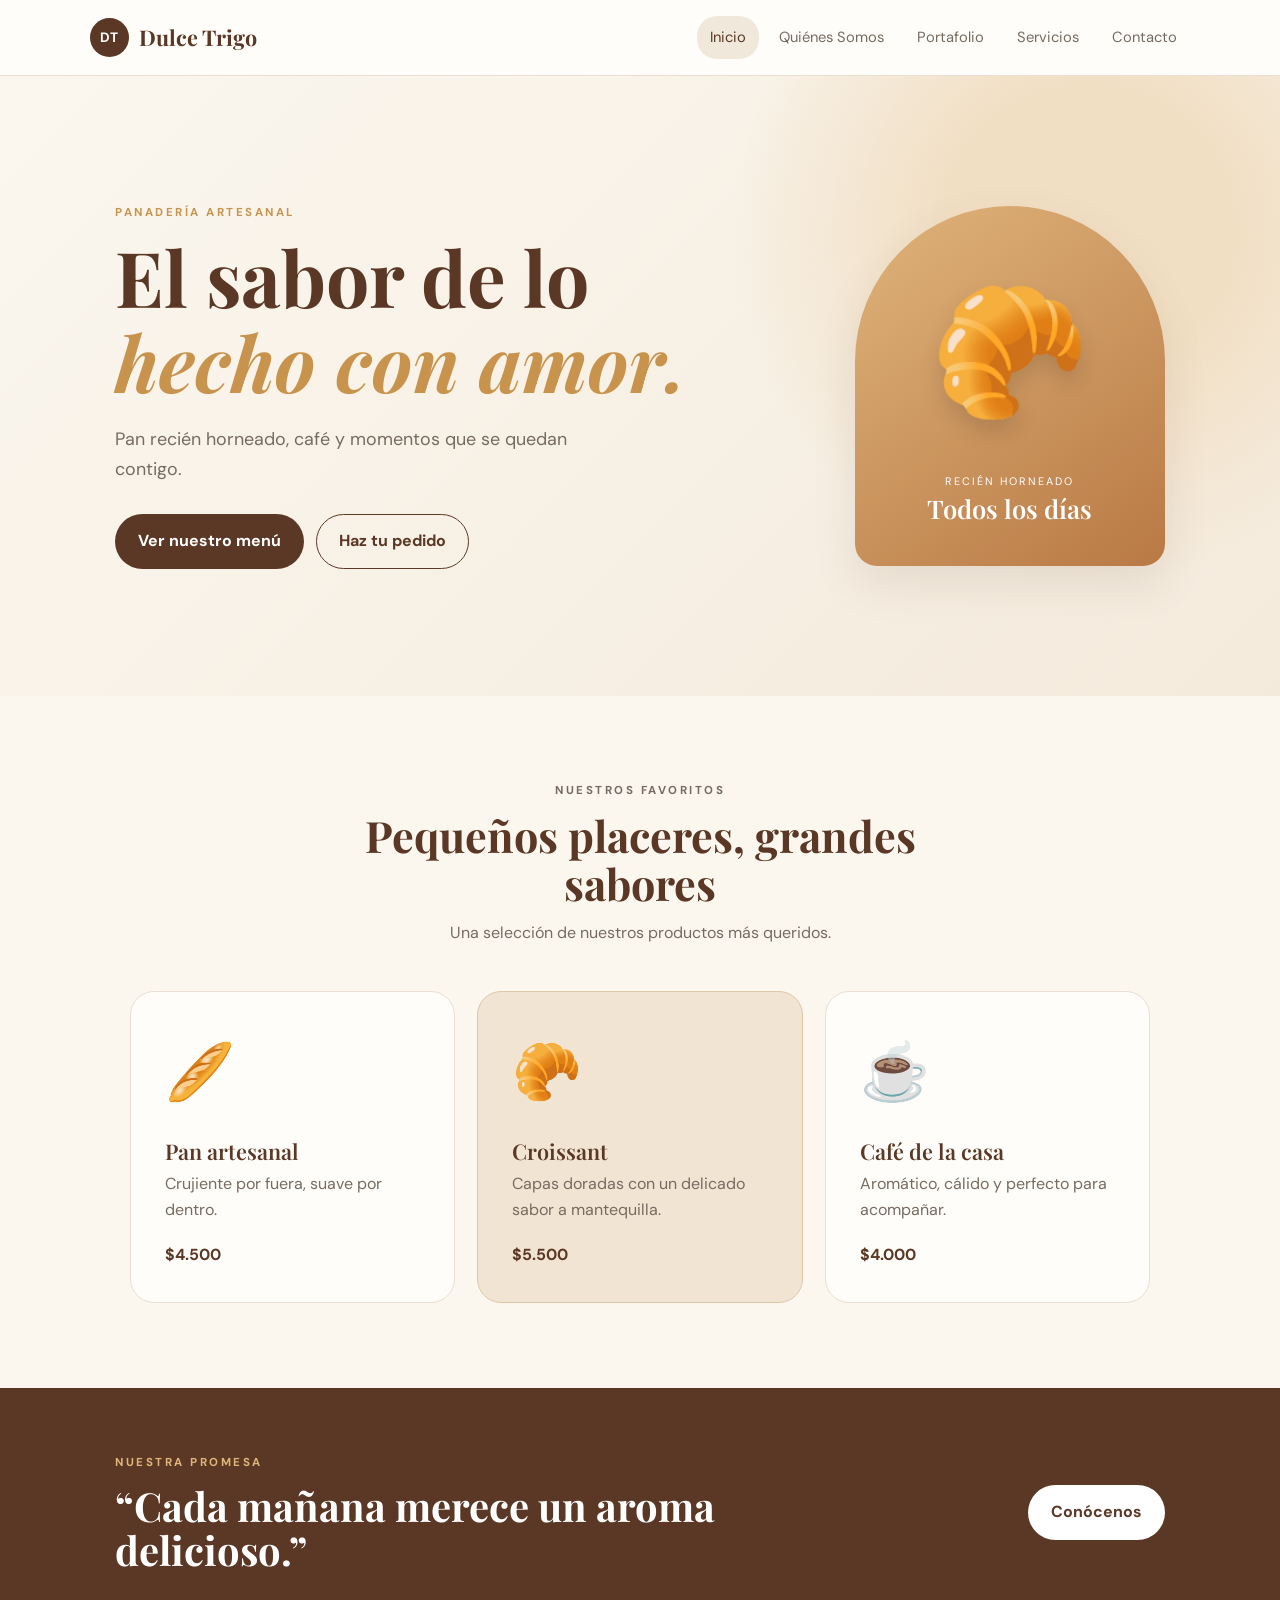
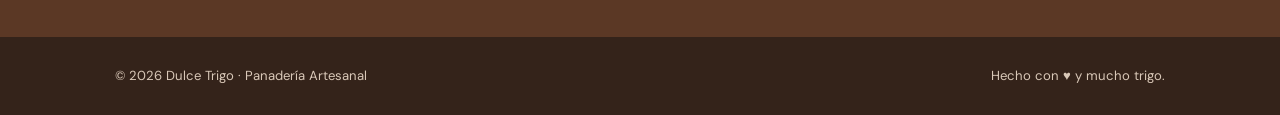
<file: index.html>
<!DOCTYPE html>
<html lang="es">
<head>
    <meta charset="UTF-8">
    <meta name="viewport" content="width=device-width, initial-scale=1.0">
    <title>Dulce Trigo | Panadería Artesanal</title>
    <link rel="stylesheet" href="css/styles.css">
</head>

<body>

<header class="header">

    <a href="index.html" class="logo">

        <span>DT</span> Dulce Trigo
    </a>

    <button class="menu-toggle">☰</button>

    <nav class="nav">
        <a href="index.html" class="active">Inicio</a>
        <a href="nosotros.html">Quiénes Somos</a>
        <a href="portafolio.html">Portafolio</a>
        <a href="servicios.html">Servicios</a>
        <a href="contacto.html">Contacto</a>
    </nav>

</header>

<main>

<section class="hero">

    <div class="hero-content">

        <p class="eyebrow">PANADERÍA ARTESANAL</p>

        <h1>
            El sabor de lo
            <em>hecho con amor.</em>
        </h1>

        <p>
            Pan recién horneado, café y momentos
            que se quedan contigo.
        </p>

        <div class="hero-buttons">

            <a href="portafolio.html" class="btn btn-primary">
                Ver nuestro menú
            </a>

            <a href="contacto.html" class="btn btn-outline">
                Haz tu pedido
            </a>

        </div>

    </div>

    <div class="hero-card">

        <div class="bread-art">🥐</div>

        <span>RECIÉN HORNEADO</span>

        <strong>Todos los días</strong>

    </div>

</section>


<section class="section">

    <div class="section-title">

        <p class="eyebrow">NUESTROS FAVORITOS</p>

        <h2>
            Pequeños placeres,
            grandes sabores
        </h2>

        <p>
            Una selección de nuestros productos más queridos.
        </p>

    </div>


    <div class="cards">

        <article class="product-card">

            <div class="product-icon">🥖</div>

            <h3>Pan artesanal</h3>

            <p>
                Crujiente por fuera, suave por dentro.
            </p>

            <span class="price">$4.500</span>

        </article>


        <article class="product-card featured">

            <div class="product-icon">🥐</div>

            <h3>Croissant</h3>

            <p>
                Capas doradas con un delicado
                sabor a mantequilla.
            </p>

            <span class="price">$5.500</span>

        </article>


        <article class="product-card">

            <div class="product-icon">☕</div>

            <h3>Café de la casa</h3>

            <p>
                Aromático, cálido y perfecto
                para acompañar.
            </p>

            <span class="price">$4.000</span>

        </article>

    </div>

</section>


<section class="quote-section">

    <div>

        <p class="eyebrow">NUESTRA PROMESA</p>

        <h2>
            “Cada mañana merece
            un aroma delicioso.”
        </h2>

    </div>

    <a href="nosotros.html" class="btn btn-light">
        Conócenos
    </a>

</section>

</main>


<footer>

    <p>© 2026 Dulce Trigo · Panadería Artesanal</p>

    <p>Hecho con ♥ y mucho trigo.</p>

</footer>


<script src="js/script.js"></script>

</body>
</html>
</file>
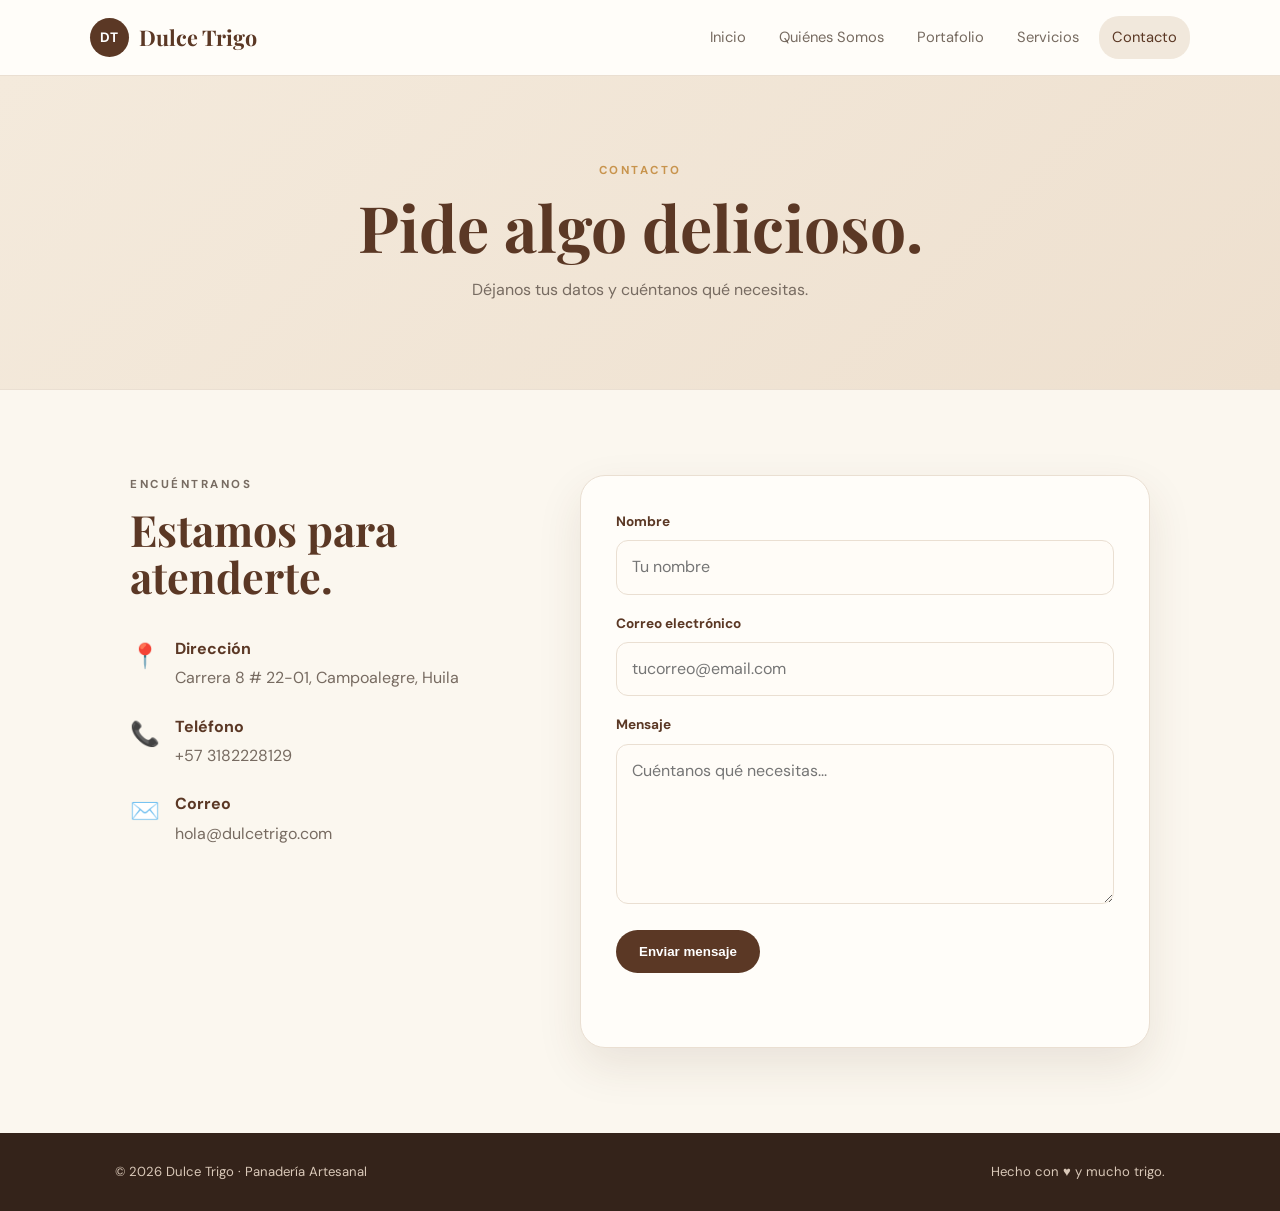
<file: contacto.html>
<!DOCTYPE html>
<html lang="es">

<head>

    <meta charset="UTF-8">

    <meta name="viewport"
          content="width=device-width, initial-scale=1.0">

    <title>Contacto | Dulce Trigo</title>

    <link rel="stylesheet"
          href="css/styles.css">

</head>

<body>


<header class="header">

    <a href="index.html" class="logo">
        <span>DT</span> Dulce Trigo
    </a>

    <button class="menu-toggle">☰</button>

    <nav class="nav">

        <a href="index.html">
            Inicio
        </a>

        <a href="nosotros.html">
            Quiénes Somos
        </a>

        <a href="portafolio.html">
            Portafolio
        </a>

        <a href="servicios.html">
            Servicios
        </a>

        <a href="contacto.html"
           class="active">
            Contacto
        </a>

    </nav>

</header>


<main>


<section class="page-hero">

    <p class="eyebrow">
        CONTACTO
    </p>

    <h1>
        Pide algo delicioso.
    </h1>

    <p>
        Déjanos tus datos y cuéntanos
        qué necesitas.
    </p>

</section>


<section class="section contact-layout">


    <div class="contact-info">

        <p class="eyebrow">
            ENCUÉNTRANOS
        </p>

        <h2>
            Estamos para atenderte.
        </h2>


        <div class="contact-line">

            <span>📍</span>

            <div>

                <strong>
                    Dirección
                </strong>

                <p>
                    Carrera 8 # 22-01,
                    Campoalegre, Huila
                </p>

            </div>

        </div>


        <div class="contact-line">

            <span>📞</span>

            <div>

                <strong>
                    Teléfono
                </strong>

                <p>
                    +57 3182228129
                </p>

            </div>

        </div>


        <div class="contact-line">

            <span>✉️</span>

            <div>

                <strong>
                    Correo
                </strong>

                <p>
                    hola@dulcetrigo.com
                </p>

            </div>

        </div>

    </div>


    <form id="contactForm"
          class="contact-form"
          novalidate>


        <label for="nombre">
            Nombre
        </label>

        <input
            id="nombre"
            name="nombre"
            type="text"
            placeholder="Tu nombre"
            required>


        <label for="email">
            Correo electrónico
        </label>

        <input
            id="email"
            name="email"
            type="email"
            placeholder="tucorreo@email.com"
            required>


        <label for="mensaje">
            Mensaje
        </label>

        <textarea
            id="mensaje"
            name="mensaje"
            rows="5"
            placeholder="Cuéntanos qué necesitas..."
            required></textarea>


        <button
            class="btn btn-primary"
            type="submit">

            Enviar mensaje

        </button>


        <p id="formMessage"
           class="form-message">
        </p>


    </form>

</section>

</main>


<footer>

    <p>
        © 2026 Dulce Trigo · Panadería Artesanal
    </p>

    <p>
        Hecho con ♥ y mucho trigo.
    </p>

</footer>


<script src="js/script.js"></script>

</body>
</html>
</file>
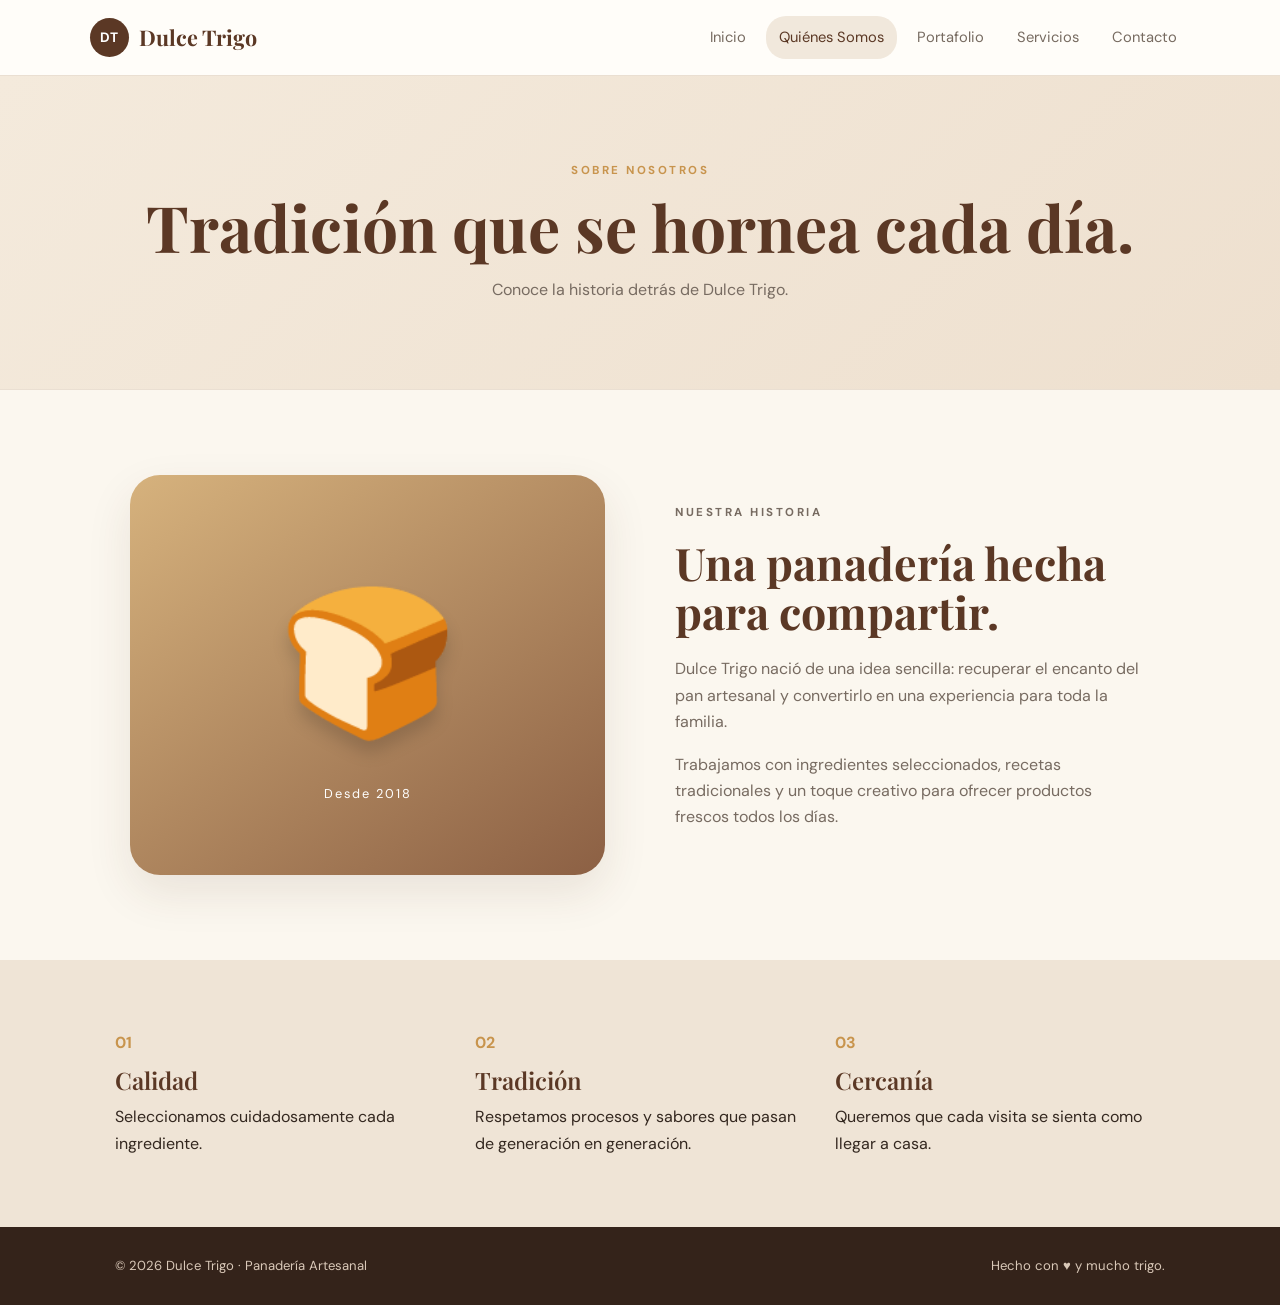
<file: nosotros.html>
<!DOCTYPE html>
<html lang="es">

<head>

    <meta charset="UTF-8">

    <meta name="viewport"
          content="width=device-width, initial-scale=1.0">

    <title>Quiénes Somos | Dulce Trigo</title>

    <link rel="stylesheet"
          href="css/styles.css">

</head>

<body>


<header class="header">

    <a href="index.html" class="logo">
        <span>DT</span> Dulce Trigo
    </a>

    <button class="menu-toggle">☰</button>

    <nav class="nav">

        <a href="index.html">
            Inicio
        </a>

        <a href="nosotros.html"
           class="active">
            Quiénes Somos
        </a>

        <a href="portafolio.html">
            Portafolio
        </a>

        <a href="servicios.html">
            Servicios
        </a>

        <a href="contacto.html">
            Contacto
        </a>

    </nav>

</header>


<main>

<section class="page-hero">

    <p class="eyebrow">
        SOBRE NOSOTROS
    </p>

    <h1>
        Tradición que se hornea
        cada día.
    </h1>

    <p>
        Conoce la historia detrás
        de Dulce Trigo.
    </p>

</section>


<section class="section two-columns">

    <div class="story-visual">

        <div class="big-icon">
            🍞
        </div>

        <span>
            Desde 2018
        </span>

    </div>


    <div>

        <p class="eyebrow">
            NUESTRA HISTORIA
        </p>

        <h2>
            Una panadería
            hecha para compartir.
        </h2>

        <p>
            Dulce Trigo nació de una idea sencilla:
            recuperar el encanto del pan artesanal
            y convertirlo en una experiencia para
            toda la familia.
        </p>

        <p>
            Trabajamos con ingredientes seleccionados,
            recetas tradicionales y un toque creativo
            para ofrecer productos frescos todos los días.
        </p>

    </div>

</section>


<section class="values">

    <div>

        <span>01</span>

        <h3>Calidad</h3>

        <p>
            Seleccionamos cuidadosamente
            cada ingrediente.
        </p>

    </div>


    <div>

        <span>02</span>

        <h3>Tradición</h3>

        <p>
            Respetamos procesos y sabores
            que pasan de generación en generación.
        </p>

    </div>


    <div>

        <span>03</span>

        <h3>Cercanía</h3>

        <p>
            Queremos que cada visita
            se sienta como llegar a casa.
        </p>

    </div>

</section>

</main>


<footer>

    <p>
        © 2026 Dulce Trigo · Panadería Artesanal
    </p>

    <p>
        Hecho con ♥ y mucho trigo.
    </p>

</footer>


<script src="js/script.js"></script>

</body>
</html>
</file>
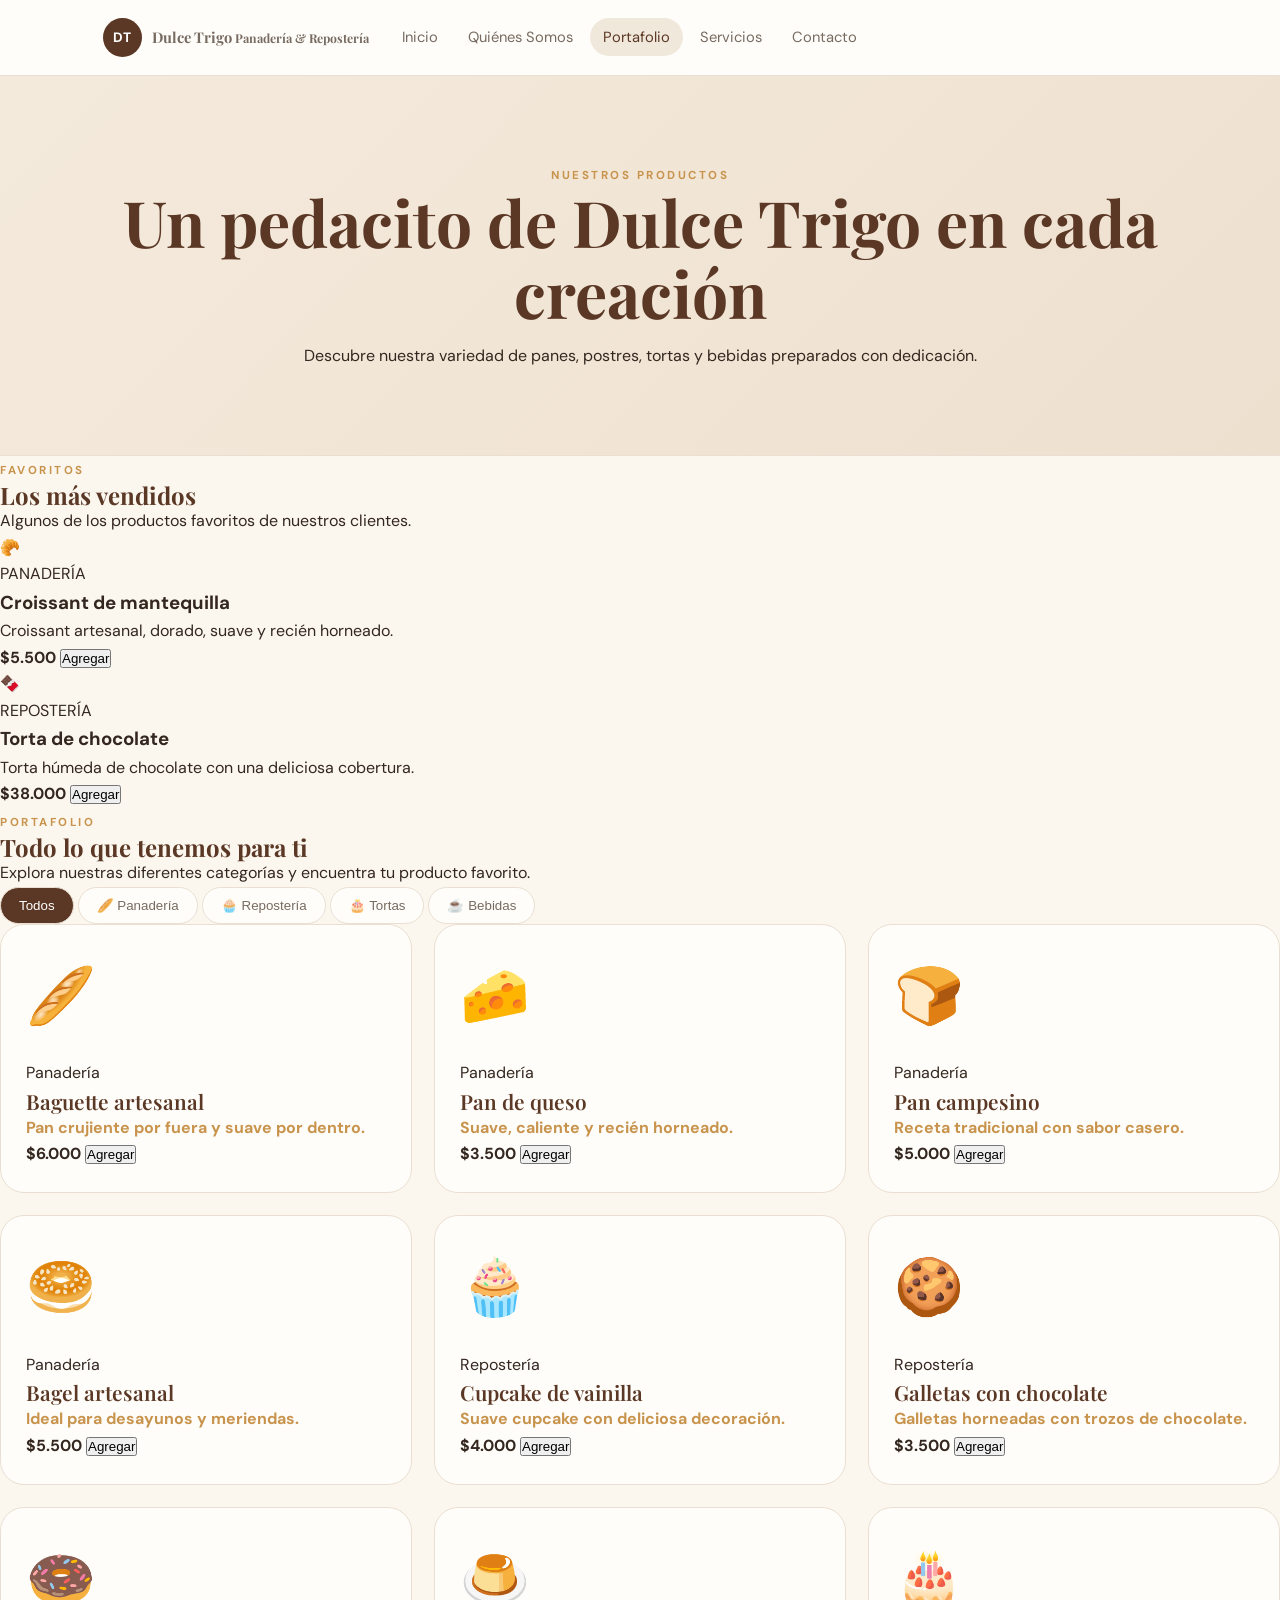
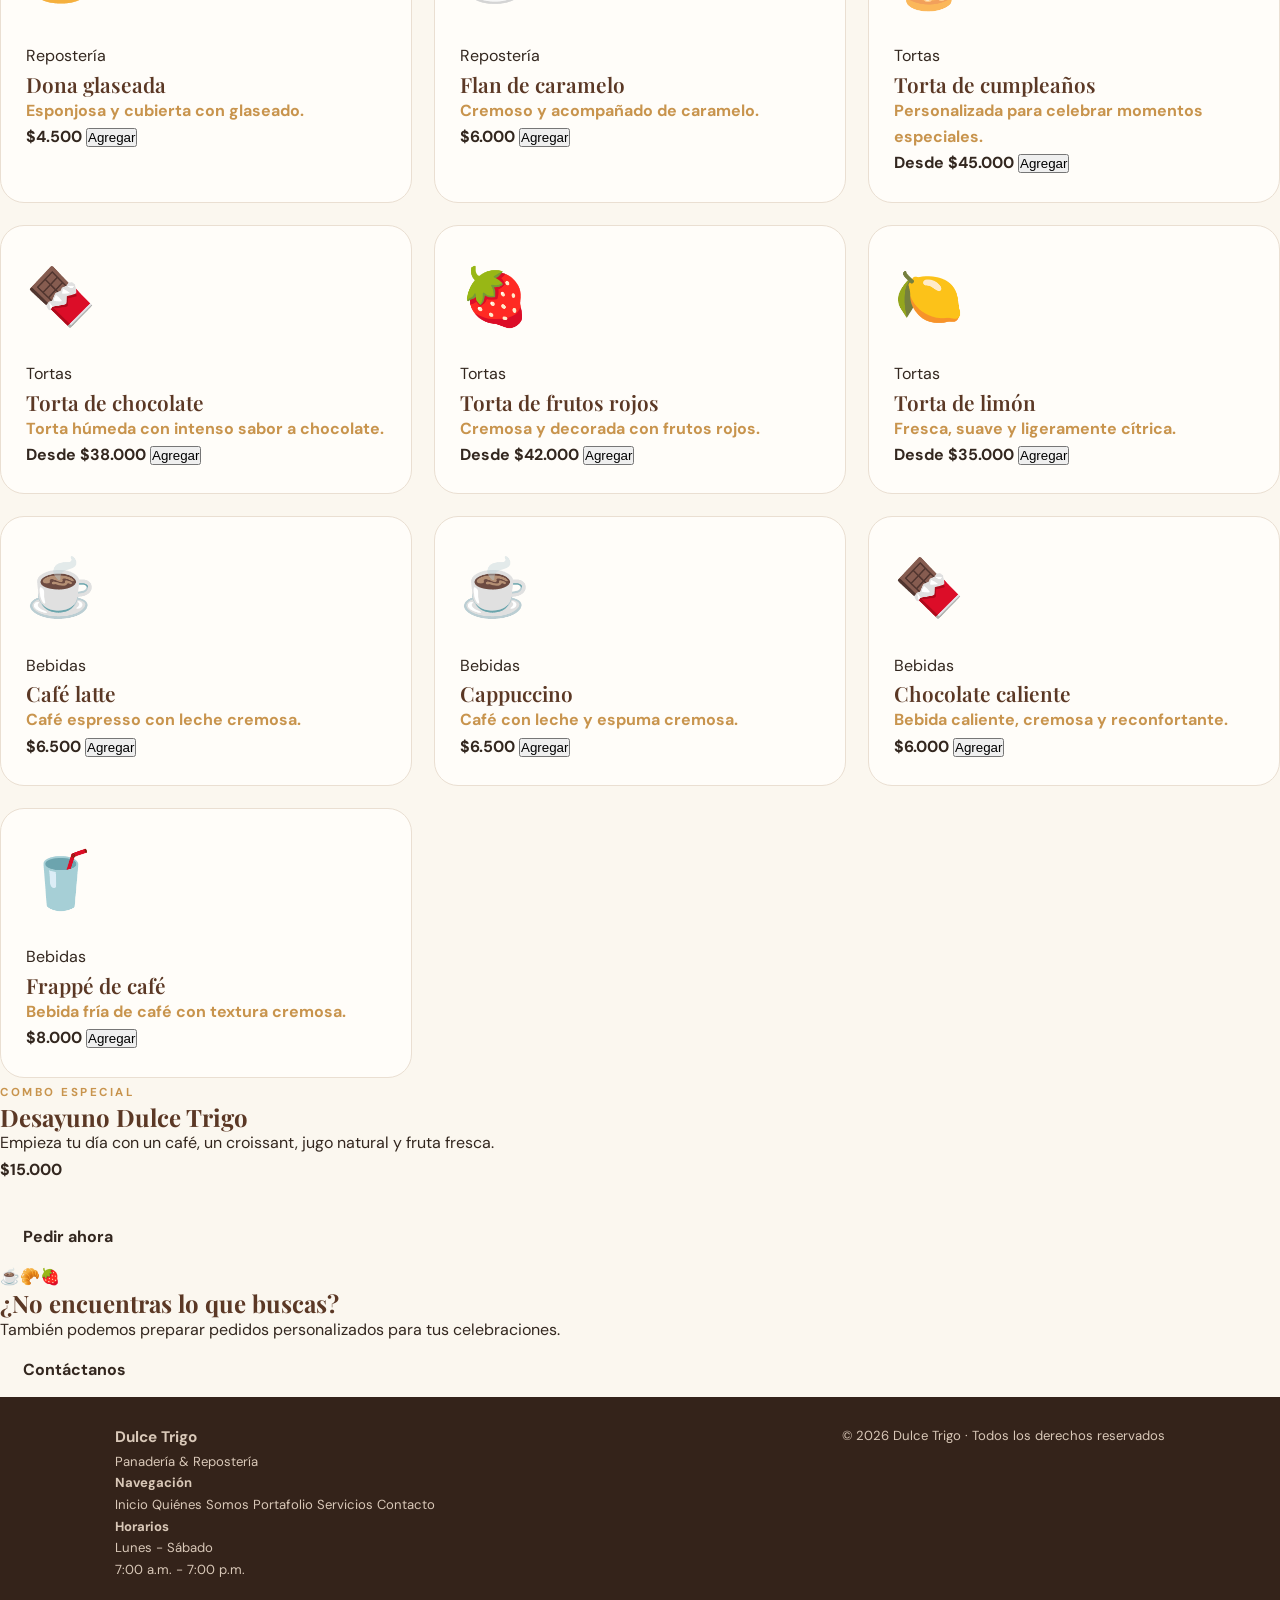
<file: portafolio.html>
<!DOCTYPE html>
<html lang="es">
<head>
    <meta charset="UTF-8">
    <meta name="viewport" content="width=device-width, initial-scale=1.0">

    <title>Portafolio | Dulce Trigo</title>

    <link rel="stylesheet" href="css/styles.css">

    <link rel="preconnect" href="https://fonts.googleapis.com">
    <link rel="preconnect" href="https://fonts.gstatic.com" crossorigin>

    <link href="https://fonts.googleapis.com/css2?family=DM+Sans:wght@400;500;600;700&family=Playfair+Display:wght@600;700&display=swap" rel="stylesheet">
</head>

<body>

<header class="header">

    <div class="container nav">

        <a href="index.html" class="logo">
            <span>DT</span>

            <div>
                <strong>Dulce Trigo</strong>
                <small>Panadería & Repostería</small>
            </div>
        </a>

        <button class="menu-toggle" id="menuToggle">
            ☰
        </button>

        <nav id="mainNav">
            <a href="index.html">Inicio</a>
            <a href="nosotros.html">Quiénes Somos</a>
            <a href="portafolio.html" class="active">Portafolio</a>
            <a href="servicios.html">Servicios</a>
            <a href="contacto.html">Contacto</a>
        </nav>

    </div>

</header>


<main>

    <!-- HERO -->

    <section class="page-hero">

        <div class="container">

            <span class="eyebrow">
                NUESTROS PRODUCTOS
            </span>

            <h1>
                Un pedacito de Dulce Trigo
                en cada creación
            </h1>

            <p>
                Descubre nuestra variedad de panes,
                postres, tortas y bebidas preparados
                con dedicación.
            </p>

        </div>

    </section>


    <!-- MÁS VENDIDOS -->

    <section class="featured-products">

        <div class="container">

            <div class="section-heading">

                <span class="eyebrow">
                    FAVORITOS
                </span>

                <h2>
                    Los más vendidos
                </h2>

                <p>
                    Algunos de los productos favoritos
                    de nuestros clientes.
                </p>

            </div>


            <div class="featured-grid">

                <article class="featured-product">

                    <div class="featured-icon">
                        🥐
                    </div>

                    <div class="featured-content">

                        <span>
                            PANADERÍA
                        </span>

                        <h3>
                            Croissant de mantequilla
                        </h3>

                        <p>
                            Croissant artesanal, dorado,
                            suave y recién horneado.
                        </p>

                        <div class="product-bottom">

                            <strong>
                                $5.500
                            </strong>

                            <button>
                                Agregar
                            </button>

                        </div>

                    </div>

                </article>


                <article class="featured-product">

                    <div class="featured-icon">
                        🍫
                    </div>

                    <div class="featured-content">

                        <span>
                            REPOSTERÍA
                        </span>

                        <h3>
                            Torta de chocolate
                        </h3>

                        <p>
                            Torta húmeda de chocolate
                            con una deliciosa cobertura.
                        </p>

                        <div class="product-bottom">

                            <strong>
                                $38.000
                            </strong>

                            <button>
                                Agregar
                            </button>

                        </div>

                    </div>

                </article>

            </div>

        </div>

    </section>


    <!-- PORTAFOLIO -->

    <section class="portfolio-section">

        <div class="container">

            <div class="section-heading">

                <span class="eyebrow">
                    PORTAFOLIO
                </span>

                <h2>
                    Todo lo que tenemos para ti
                </h2>

                <p>
                    Explora nuestras diferentes categorías
                    y encuentra tu producto favorito.
                </p>

            </div>


            <!-- FILTROS -->

            <div class="filters">

                <button
                    class="filter active"
                    data-filter="all">
                    Todos
                </button>

                <button
                    class="filter"
                    data-filter="panaderia">
                    🥖 Panadería
                </button>

                <button
                    class="filter"
                    data-filter="reposteria">
                    🧁 Repostería
                </button>

                <button
                    class="filter"
                    data-filter="tortas">
                    🎂 Tortas
                </button>

                <button
                    class="filter"
                    data-filter="bebidas">
                    ☕ Bebidas
                </button>

            </div>


            <!-- PRODUCTOS -->

            <div class="portfolio-grid">


                <!-- PANADERÍA -->

                <article
                    class="portfolio-item"
                    data-category="panaderia">

                    <div class="product-icon">
                        🥖
                    </div>

                    <div class="item-info">

                        <span>
                            Panadería
                        </span>

                        <h3>
                            Baguette artesanal
                        </h3>

                        <p>
                            Pan crujiente por fuera
                            y suave por dentro.
                        </p>

                        <div class="product-bottom">

                            <strong>
                                $6.000
                            </strong>

                            <button>
                                Agregar
                            </button>

                        </div>

                    </div>

                </article>


                <article
                    class="portfolio-item"
                    data-category="panaderia">

                    <div class="product-icon">
                        🧀
                    </div>

                    <div class="item-info">

                        <span>
                            Panadería
                        </span>

                        <h3>
                            Pan de queso
                        </h3>

                        <p>
                            Suave, caliente y
                            recién horneado.
                        </p>

                        <div class="product-bottom">

                            <strong>
                                $3.500
                            </strong>

                            <button>
                                Agregar
                            </button>

                        </div>

                    </div>

                </article>


                <article
                    class="portfolio-item"
                    data-category="panaderia">

                    <div class="product-icon">
                        🍞
                    </div>

                    <div class="item-info">

                        <span>
                            Panadería
                        </span>

                        <h3>
                            Pan campesino
                        </h3>

                        <p>
                            Receta tradicional
                            con sabor casero.
                        </p>

                        <div class="product-bottom">

                            <strong>
                                $5.000
                            </strong>

                            <button>
                                Agregar
                            </button>

                        </div>

                    </div>

                </article>


                <article
                    class="portfolio-item"
                    data-category="panaderia">

                    <div class="product-icon">
                        🥯
                    </div>

                    <div class="item-info">

                        <span>
                            Panadería
                        </span>

                        <h3>
                            Bagel artesanal
                        </h3>

                        <p>
                            Ideal para desayunos
                            y meriendas.
                        </p>

                        <div class="product-bottom">

                            <strong>
                                $5.500
                            </strong>

                            <button>
                                Agregar
                            </button>

                        </div>

                    </div>

                </article>


                <!-- REPOSTERÍA -->

                <article
                    class="portfolio-item"
                    data-category="reposteria">

                    <div class="product-icon">
                        🧁
                    </div>

                    <div class="item-info">

                        <span>
                            Repostería
                        </span>

                        <h3>
                            Cupcake de vainilla
                        </h3>

                        <p>
                            Suave cupcake con
                            deliciosa decoración.
                        </p>

                        <div class="product-bottom">

                            <strong>
                                $4.000
                            </strong>

                            <button>
                                Agregar
                            </button>

                        </div>

                    </div>

                </article>


                <article
                    class="portfolio-item"
                    data-category="reposteria">

                    <div class="product-icon">
                        🍪
                    </div>

                    <div class="item-info">

                        <span>
                            Repostería
                        </span>

                        <h3>
                            Galletas con chocolate
                        </h3>

                        <p>
                            Galletas horneadas
                            con trozos de chocolate.
                        </p>

                        <div class="product-bottom">

                            <strong>
                                $3.500
                            </strong>

                            <button>
                                Agregar
                            </button>

                        </div>

                    </div>

                </article>


                <article
                    class="portfolio-item"
                    data-category="reposteria">

                    <div class="product-icon">
                        🍩
                    </div>

                    <div class="item-info">

                        <span>
                            Repostería
                        </span>

                        <h3>
                            Dona glaseada
                        </h3>

                        <p>
                            Esponjosa y cubierta
                            con glaseado.
                        </p>

                        <div class="product-bottom">

                            <strong>
                                $4.500
                            </strong>

                            <button>
                                Agregar
                            </button>

                        </div>

                    </div>

                </article>


                <article
                    class="portfolio-item"
                    data-category="reposteria">

                    <div class="product-icon">
                        🍮
                    </div>

                    <div class="item-info">

                        <span>
                            Repostería
                        </span>

                        <h3>
                            Flan de caramelo
                        </h3>

                        <p>
                            Cremoso y acompañado
                            de caramelo.
                        </p>

                        <div class="product-bottom">

                            <strong>
                                $6.000
                            </strong>

                            <button>
                                Agregar
                            </button>

                        </div>

                    </div>

                </article>


                <!-- TORTAS -->

                <article
                    class="portfolio-item"
                    data-category="tortas">

                    <div class="product-icon">
                        🎂
                    </div>

                    <div class="item-info">

                        <span>
                            Tortas
                        </span>

                        <h3>
                            Torta de cumpleaños
                        </h3>

                        <p>
                            Personalizada para
                            celebrar momentos especiales.
                        </p>

                        <div class="product-bottom">

                            <strong>
                                Desde $45.000
                            </strong>

                            <button>
                                Agregar
                            </button>

                        </div>

                    </div>

                </article>


                <article
                    class="portfolio-item"
                    data-category="tortas">

                    <div class="product-icon">
                        🍫
                    </div>

                    <div class="item-info">

                        <span>
                            Tortas
                        </span>

                        <h3>
                            Torta de chocolate
                        </h3>

                        <p>
                            Torta húmeda con
                            intenso sabor a chocolate.
                        </p>

                        <div class="product-bottom">

                            <strong>
                                Desde $38.000
                            </strong>

                            <button>
                                Agregar
                            </button>

                        </div>

                    </div>

                </article>


                <article
                    class="portfolio-item"
                    data-category="tortas">

                    <div class="product-icon">
                        🍓
                    </div>

                    <div class="item-info">

                        <span>
                            Tortas
                        </span>

                        <h3>
                            Torta de frutos rojos
                        </h3>

                        <p>
                            Cremosa y decorada
                            con frutos rojos.
                        </p>

                        <div class="product-bottom">

                            <strong>
                                Desde $42.000
                            </strong>

                            <button>
                                Agregar
                            </button>

                        </div>

                    </div>

                </article>


                <article
                    class="portfolio-item"
                    data-category="tortas">

                    <div class="product-icon">
                        🍋
                    </div>

                    <div class="item-info">

                        <span>
                            Tortas
                        </span>

                        <h3>
                            Torta de limón
                        </h3>

                        <p>
                            Fresca, suave y
                            ligeramente cítrica.
                        </p>

                        <div class="product-bottom">

                            <strong>
                                Desde $35.000
                            </strong>

                            <button>
                                Agregar
                            </button>

                        </div>

                    </div>

                </article>


                <!-- BEBIDAS -->

                <article
                    class="portfolio-item"
                    data-category="bebidas">

                    <div class="product-icon">
                        ☕
                    </div>

                    <div class="item-info">

                        <span>
                            Bebidas
                        </span>

                        <h3>
                            Café latte
                        </h3>

                        <p>
                            Café espresso con
                            leche cremosa.
                        </p>

                        <div class="product-bottom">

                            <strong>
                                $6.500
                            </strong>

                            <button>
                                Agregar
                            </button>

                        </div>

                    </div>

                </article>


                <article
                    class="portfolio-item"
                    data-category="bebidas">

                    <div class="product-icon">
                        ☕
                    </div>

                    <div class="item-info">

                        <span>
                            Bebidas
                        </span>

                        <h3>
                            Cappuccino
                        </h3>

                        <p>
                            Café con leche
                            y espuma cremosa.
                        </p>

                        <div class="product-bottom">

                            <strong>
                                $6.500
                            </strong>

                            <button>
                                Agregar
                            </button>

                        </div>

                    </div>

                </article>


                <article
                    class="portfolio-item"
                    data-category="bebidas">

                    <div class="product-icon">
                        🍫
                    </div>

                    <div class="item-info">

                        <span>
                            Bebidas
                        </span>

                        <h3>
                            Chocolate caliente
                        </h3>

                        <p>
                            Bebida caliente,
                            cremosa y reconfortante.
                        </p>

                        <div class="product-bottom">

                            <strong>
                                $6.000
                            </strong>

                            <button>
                                Agregar
                            </button>

                        </div>

                    </div>

                </article>


                <article
                    class="portfolio-item"
                    data-category="bebidas">

                    <div class="product-icon">
                        🥤
                    </div>

                    <div class="item-info">

                        <span>
                            Bebidas
                        </span>

                        <h3>
                            Frappé de café
                        </h3>

                        <p>
                            Bebida fría de café
                            con textura cremosa.
                        </p>

                        <div class="product-bottom">

                            <strong>
                                $8.000
                            </strong>

                            <button>
                                Agregar
                            </button>

                        </div>

                    </div>

                </article>

            </div>

        </div>

    </section>


    <!-- PROMOCIÓN -->

    <section class="portfolio-promo">

        <div class="container promo-content">

            <div>

                <span class="eyebrow">
                    COMBO ESPECIAL
                </span>

                <h2>
                    Desayuno Dulce Trigo
                </h2>

                <p>
                    Empieza tu día con un café,
                    un croissant, jugo natural
                    y fruta fresca.
                </p>

                <strong class="promo-price">
                    $15.000
                </strong>

                <br><br>

                <a
                    href="contacto.html"
                    class="btn">
                    Pedir ahora
                </a>

            </div>


            <div class="promo-art">
                ☕🥐🍓
            </div>

        </div>

    </section>


    <!-- CTA FINAL -->

    <section class="quote">

        <div class="container">

            <h2>
                ¿No encuentras lo que buscas?
            </h2>

            <p>
                También podemos preparar pedidos
                personalizados para tus celebraciones.
            </p>

            <a
                href="contacto.html"
                class="btn">
                Contáctanos
            </a>

        </div>

    </section>

</main>


<footer class="footer">

    <div class="container footer-grid">

        <div>

            <h3>
                Dulce Trigo
            </h3>

            <p>
                Panadería & Repostería
            </p>

        </div>


        <div>

            <h4>
                Navegación
            </h4>

            <a href="index.html">
                Inicio
            </a>

            <a href="nosotros.html">
                Quiénes Somos
            </a>

            <a href="portafolio.html">
                Portafolio
            </a>

            <a href="servicios.html">
                Servicios
            </a>

            <a href="contacto.html">
                Contacto
            </a>

        </div>


        <div>

            <h4>
                Horarios
            </h4>

            <p>
                Lunes - Sábado
            </p>

            <p>
                7:00 a.m. - 7:00 p.m.
            </p>

        </div>

    </div>


    <div class="footer-bottom">

        © 2026 Dulce Trigo · Todos los derechos reservados

    </div>

</footer>


<script src="js/script.js"></script>

</body>
</html>
</file>
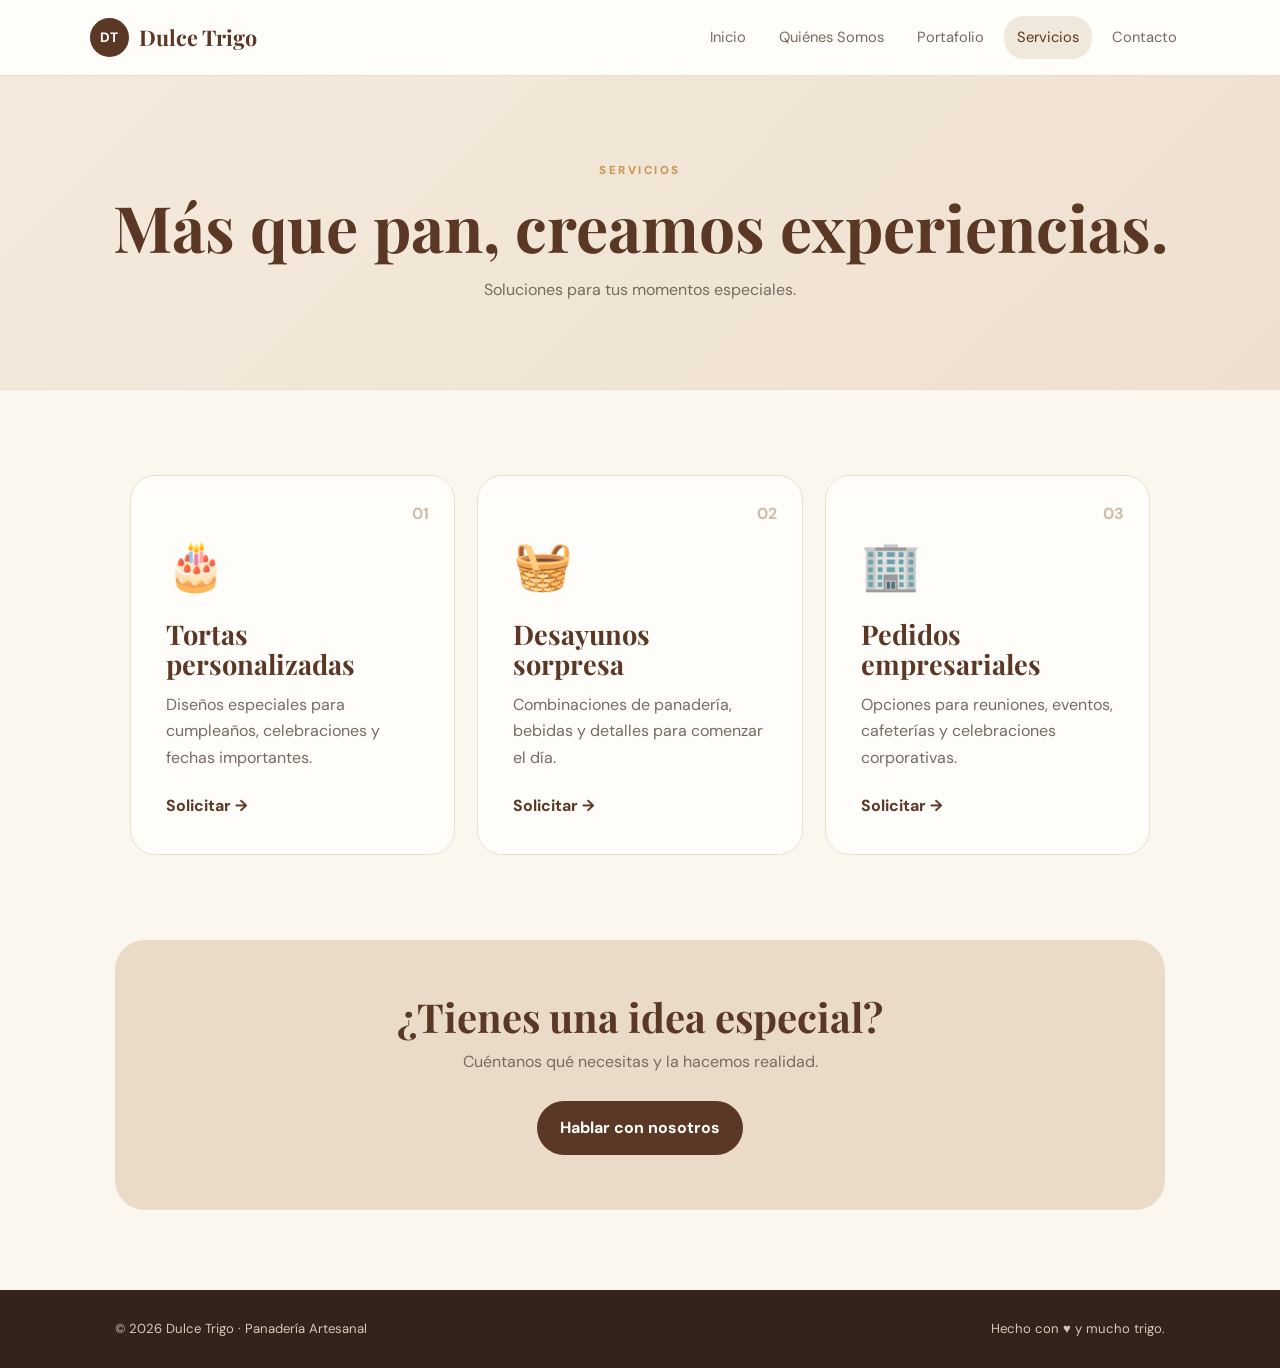
<file: servicios.html>
<!DOCTYPE html>
<html lang="es">

<head>

    <meta charset="UTF-8">

    <meta name="viewport"
          content="width=device-width, initial-scale=1.0">

    <title>Servicios | Dulce Trigo</title>

    <link rel="stylesheet"
          href="css/styles.css">

</head>

<body>


<header class="header">

    <a href="index.html" class="logo">
        <span>DT</span> Dulce Trigo
    </a>

    <button class="menu-toggle">☰</button>

    <nav class="nav">

        <a href="index.html">
            Inicio
        </a>

        <a href="nosotros.html">
            Quiénes Somos
        </a>

        <a href="portafolio.html">
            Portafolio
        </a>

        <a href="servicios.html"
           class="active">
            Servicios
        </a>

        <a href="contacto.html">
            Contacto
        </a>

    </nav>

</header>


<main>


<section class="page-hero">

    <p class="eyebrow">
        SERVICIOS
    </p>

    <h1>
        Más que pan,
        creamos experiencias.
    </h1>

    <p>
        Soluciones para tus momentos especiales.
    </p>

</section>


<section class="section">

    <div class="service-grid">


        <article class="service-card">

            <span class="service-number">
                01
            </span>

            <div class="service-icon">
                🎂
            </div>

            <h2>
                Tortas personalizadas
            </h2>

            <p>
                Diseños especiales para cumpleaños,
                celebraciones y fechas importantes.
            </p>

            <a href="contacto.html">
                Solicitar →
            </a>

        </article>


        <article class="service-card">

            <span class="service-number">
                02
            </span>

            <div class="service-icon">
                🧺
            </div>

            <h2>
                Desayunos sorpresa
            </h2>

            <p>
                Combinaciones de panadería,
                bebidas y detalles para comenzar
                el día.
            </p>

            <a href="contacto.html">
                Solicitar →
            </a>

        </article>


        <article class="service-card">

            <span class="service-number">
                03
            </span>

            <div class="service-icon">
                🏢
            </div>

            <h2>
                Pedidos empresariales
            </h2>

            <p>
                Opciones para reuniones,
                eventos, cafeterías y
                celebraciones corporativas.
            </p>

            <a href="contacto.html">
                Solicitar →
            </a>

        </article>


    </div>

</section>


<section class="cta">

    <h2>
        ¿Tienes una idea especial?
    </h2>

    <p>
        Cuéntanos qué necesitas
        y la hacemos realidad.
    </p>

    <a href="contacto.html"
       class="btn btn-primary">

        Hablar con nosotros

    </a>

</section>


</main>


<footer>

    <p>
        © 2026 Dulce Trigo · Panadería Artesanal
    </p>

    <p>
        Hecho con ♥ y mucho trigo.
    </p>

</footer>


<script src="js/script.js"></script>

</body>
</html>
</file>
<file: css/styles.css>
@import url('https://fonts.googleapis.com/css2?family=DM+Sans:wght@400;500;600;700&family=Playfair+Display:ital,wght@0,600;0,700;1,600&display=swap');


:root {

    --cream: #fbf7ef;
    --paper: #fffdf9;

    --brown: #5b3825;
    --brown2: #7b5138;

    --gold: #c8944d;
    --sage: #7d8a68;

    --text: #33271f;
    --muted: #776b61;

    --line: #eadfd2;

    --shadow:
        0 18px 45px rgba(76, 49, 32, .10);
}


* {

    box-sizing: border-box;

    margin: 0;
    padding: 0;

}


html {

    scroll-behavior: smooth;

}


body {

    font-family: 'DM Sans', sans-serif;

    background: var(--cream);

    color: var(--text);

    line-height: 1.65;

}


a {

    text-decoration: none;

    color: inherit;

}


/* HEADER */

.header {

    height: 76px;

    background: rgba(255, 253, 249, .95);

    backdrop-filter: blur(10px);

    display: flex;

    align-items: center;

    justify-content: space-between;

    padding: 0 7%;

    border-bottom: 1px solid var(--line);

    position: sticky;

    top: 0;

    z-index: 20;

}


.logo {

    font-family: 'Playfair Display', serif;

    font-size: 1.35rem;

    font-weight: 700;

    color: var(--brown);

    display: flex;

    align-items: center;

    gap: 10px;

}


.logo span {

    width: 39px;

    height: 39px;

    border-radius: 50%;

    background: var(--brown);

    color: white;

    display: grid;

    place-items: center;

    font: 700 .85rem 'DM Sans';

}


.nav {

    display: flex;

    gap: 7px;

    align-items: center;

}


.nav a {

    padding: 9px 13px;

    border-radius: 20px;

    color: var(--muted);

    font-size: .92rem;

    transition: .25s;

}


.nav a:hover,
.nav a.active {

    background: #f1e8dc;

    color: var(--brown);

}


.menu-toggle {

    display: none;

    background: none;

    border: 0;

    font-size: 1.5rem;

    color: var(--brown);

}


/* TITULOS */

h1,
h2 {

    font-family: 'Playfair Display', serif;

    line-height: 1.1;

    color: var(--brown);

}


h1 {

    font-size: clamp(3rem, 6vw, 5.5rem);

    margin-bottom: 22px;

}


h1 em {

    color: var(--gold);

}


.eyebrow {

    letter-spacing: 2.5px;

    font-size: .72rem;

    font-weight: 700;

    color: var(--gold);

    margin-bottom: 12px;

}


/* HERO */

.hero {

    min-height: 620px;

    padding: 80px 9%;

    display: flex;

    align-items: center;

    justify-content: space-between;

    gap: 50px;

    background:
        radial-gradient(circle at 85% 25%,
            #f1dfc4 0 12%,
            transparent 30%),
        linear-gradient(135deg,
            #fbf7ef,
            #f4eadc);

}


.hero-content {

    max-width: 650px;

    animation: rise .8s ease both;

}


.hero-content>p:not(.eyebrow) {

    font-size: 1.12rem;

    color: var(--muted);

    max-width: 520px;

}


.hero-buttons {

    display: flex;

    gap: 12px;

    margin-top: 30px;

    flex-wrap: wrap;

}


/* BOTONES */

.btn {

    display: inline-block;

    padding: 13px 22px;

    border-radius: 30px;

    border: 1px solid transparent;

    font-weight: 700;

    cursor: pointer;

    transition:
        transform .25s,
        box-shadow .25s,
        background .25s;

}


.btn:hover {

    transform: translateY(-3px);

    box-shadow:
        0 10px 25px rgba(80, 52, 34, .15);

}


.btn-primary {

    background: var(--brown);

    color: white;

}


.btn-outline {

    border-color: var(--brown);

    color: var(--brown);

}


.btn-light {

    background: white;

    color: var(--brown);

}


/* TARJETA HERO */

.hero-card {

    width: 310px;

    height: 360px;

    border-radius:
        170px 170px 24px 24px;

    background:
        linear-gradient(145deg,
            #dfb47b,
            #b97945);

    display: flex;

    flex-direction: column;

    align-items: center;

    justify-content: center;

    color: white;

    box-shadow: var(--shadow);

    animation:
        float 4s ease-in-out infinite;

}


.bread-art {

    font-size: 8rem;

    filter:
        drop-shadow(0 12px 10px rgba(0, 0, 0, .12));

    margin-bottom: 15px;

}


.hero-card span {

    font-size: .68rem;

    letter-spacing: 2px;

}


.hero-card strong {

    font:
        600 1.6rem 'Playfair Display';

}


/* SECCIONES */

.section {

    padding: 85px 9%;

    max-width: 1250px;

    margin: auto;

}


.section-title {

    text-align: center;

    max-width: 650px;

    margin: 0 auto 45px;

}


.section-title h2 {

    font-size: 2.7rem;

    margin-bottom: 13px;

}


.section-title p:last-child,
.section p {

    color: var(--muted);

}


/* PRODUCTOS */

.cards {

    display: grid;

    grid-template-columns:
        repeat(3, 1fr);

    gap: 22px;

}


.product-card {

    background: var(--paper);

    padding: 34px;

    border: 1px solid var(--line);

    border-radius: 24px;

    transition: .3s;

}


.product-card:hover {

    transform: translateY(-7px);

    box-shadow: var(--shadow);

}


.product-card.featured {

    background: #f1e4d2;

    border-color: #dfc8a8;

}


.product-icon {

    font-size: 3.5rem;

    margin-bottom: 18px;

}


.product-card h3 {

    font:
        600 1.35rem 'Playfair Display';

    color: var(--brown);

    margin-bottom: 6px;

}


.price {

    display: inline-block;

    margin-top: 18px;

    color: var(--brown);

    font-weight: 700;

}


/* FRASE */

.quote-section {

    padding: 65px 9%;

    background: var(--brown);

    color: white;

    display: flex;

    justify-content: space-between;

    align-items: center;

    gap: 30px;

}


.quote-section h2 {

    color: white;

    font-size: 2.5rem;

    max-width: 750px;

}


.quote-section .eyebrow {

    color: #e0b678;

}


/* HERO DE PÁGINAS */

.page-hero {

    text-align: center;

    padding: 85px 7%;

    background:
        linear-gradient(135deg,
            #f4eadc,
            #eee0cf);

    border-bottom:
        1px solid var(--line);

}


.page-hero h1 {

    font-size:
        clamp(2.8rem, 5vw, 4.5rem);

    margin-bottom: 15px;

}


.page-hero>p:last-child {

    color: var(--muted);

}


/* NOSOTROS */

.two-columns {

    display: grid;

    grid-template-columns: 1fr 1fr;

    gap: 70px;

    align-items: center;

}


.story-visual {

    height: 400px;

    border-radius: 30px;

    background:
        linear-gradient(145deg,
            #d6b27d,
            #8c6044);

    display: flex;

    flex-direction: column;

    align-items: center;

    justify-content: center;

    color: white;

    box-shadow: var(--shadow);

}


.big-icon {

    font-size: 9rem;

    filter:
        drop-shadow(0 12px 8px rgba(0, 0, 0, .15));

}


.story-visual span {

    letter-spacing: 2px;

    font-size: .8rem;

}


.two-columns h2 {

    font-size: 2.8rem;

    margin-bottom: 20px;

}


.two-columns p {

    margin-bottom: 16px;

}


.values {

    background: #efe4d6;

    padding: 70px 9%;

    display: grid;

    grid-template-columns:
        repeat(3, 1fr);

    gap: 30px;

}


.values div {

    max-width: 350px;

}


.values span {

    color: var(--gold);

    font-weight: 700;

}


.values h3 {

    font:
        600 1.5rem 'Playfair Display';

    color: var(--brown);

    margin: 8px 0;

}


/* PORTAFOLIO */

.filter-buttons {

    display: flex;

    justify-content: center;

    gap: 9px;

    margin-bottom: 35px;

    flex-wrap: wrap;

}


.filter {

    padding: 10px 18px;

    border: 1px solid var(--line);

    background: var(--paper);

    border-radius: 25px;

    color: var(--muted);

    cursor: pointer;

    transition: .25s;

}


.filter.active,
.filter:hover {

    background: var(--brown);

    color: white;

}


.portfolio-grid {

    display: grid;

    grid-template-columns:
        repeat(3, 1fr);

    gap: 22px;

}


.portfolio-item {

    background: var(--paper);

    border: 1px solid var(--line);

    border-radius: 24px;

    padding: 25px;

    transition: .3s;

}


.portfolio-item:hover {

    transform: translateY(-6px);

    box-shadow: var(--shadow);

}


.item-art {

    height: 170px;

    border-radius: 18px;

    background: #f2e6d6;

    display: grid;

    place-items: center;

    font-size: 6rem;

    margin-bottom: 20px;

}


.portfolio-item h3 {

    font:
        600 1.3rem 'Playfair Display';

    color: var(--brown);

}


.portfolio-item p {

    color: var(--gold);

    font-weight: 700;

}


.portfolio-item.hidden {

    display: none;

}


/* SERVICIOS */

.service-grid {

    display: grid;

    grid-template-columns:
        repeat(3, 1fr);

    gap: 22px;

}


.service-card {

    position: relative;

    background: var(--paper);

    border: 1px solid var(--line);

    border-radius: 25px;

    padding: 35px;

    min-height: 350px;

    transition: .3s;

}


.service-card:hover {

    transform: translateY(-7px);

    box-shadow: var(--shadow);

}


.service-number {

    position: absolute;

    right: 25px;

    top: 25px;

    color: #cdbca8;

    font-weight: 700;

}


.service-icon {

    font-size: 3rem;

    margin: 15px 0;

}


.service-card h2 {

    font-size: 1.7rem;

    margin-bottom: 12px;

}


.service-card a {

    display: inline-block;

    margin-top: 22px;

    color: var(--brown);

    font-weight: 700;

}


.cta {

    margin: 0 9% 80px;

    padding: 55px;

    text-align: center;

    background: #eadbc8;

    border-radius: 30px;

}


.cta h2 {

    font-size: 2.5rem;

    margin-bottom: 10px;

}


.cta p {

    color: var(--muted);

    margin-bottom: 25px;

}


/* CONTACTO */

.contact-layout {

    display: grid;

    grid-template-columns: .8fr 1.2fr;

    gap: 70px;

}


.contact-info h2 {

    font-size: 2.7rem;

    margin-bottom: 35px;

}


.contact-line {

    display: flex;

    gap: 15px;

    margin: 22px 0;

}


.contact-line span {

    font-size: 1.5rem;

}


.contact-line strong {

    color: var(--brown);

}


.contact-line p {

    margin-top: 3px;

}


.contact-form {

    background: var(--paper);

    padding: 35px;

    border: 1px solid var(--line);

    border-radius: 25px;

    box-shadow: var(--shadow);

}


label {

    display: block;

    font-size: .85rem;

    font-weight: 700;

    color: var(--brown);

    margin-bottom: 7px;

}


input,
textarea {

    width: 100%;

    border:
        1px solid var(--line);

    background: #fffcf7;

    padding: 13px 15px;

    border-radius: 12px;

    font: inherit;

    margin-bottom: 18px;

    outline: none;

    transition: .25s;

}


input:focus,
textarea:focus {

    border-color: var(--gold);

    box-shadow:
        0 0 0 3px rgba(200, 148, 77, .12);

}


.form-message {

    margin-top: 15px;

    font-weight: 600;

    min-height: 24px;

}


.form-message.success {

    color: #55704b;

}


.form-message.error {

    color: #9b5545;

}


/* FOOTER */

footer {

    padding: 28px 9%;

    background: #34231a;

    color: #d9c8b8;

    display: flex;

    justify-content: space-between;

    gap: 20px;

    font-size: .82rem;

}


/* ANIMACIONES */

@keyframes rise {

    from {

        opacity: 0;

        transform: translateY(25px);

    }

    to {

        opacity: 1;

        transform: none;

    }

}


@keyframes float {

    0%,
    100% {

        transform:
            translateY(0) rotate(1deg);

    }

    50% {

        transform:
            translateY(-12px) rotate(-1deg);

    }

}


/* RESPONSIVE */

@media(max-width:800px) {

    .header {

        height: 68px;

        padding: 0 5%;

    }


    .menu-toggle {

        display: block;

    }


    .nav {

        display: none;

        position: absolute;

        top: 68px;

        left: 0;

        right: 0;

        background: #fffdf9;

        flex-direction: column;

        padding: 15px;

        border-bottom:
            1px solid var(--line);

        box-shadow: var(--shadow);

    }


    .nav.open {

        display: flex;

    }


    .nav a {

        width: 100%;

        text-align: center;

    }


    .hero {

        min-height: auto;

        padding: 65px 7%;

        flex-direction: column;

        text-align: center;

    }


    .hero-content>p:not(.eyebrow) {

        margin: auto;

    }


    .hero-buttons {

        justify-content: center;

    }


    .hero-card {

        width: 240px;

        height: 280px;

    }


    .bread-art {

        font-size: 6rem;

    }


    .cards,
    .values,
    .portfolio-grid,
    .service-grid {

        grid-template-columns: 1fr;

    }


    .section {

        padding: 65px 7%;

    }


    .quote-section {

        flex-direction: column;

        text-align: center;

    }


    .two-columns,
    .contact-layout {

        grid-template-columns: 1fr;

        gap: 40px;

    }


    .story-visual {

        height: 300px;

    }


    .cta {

        margin: 0 7% 60px;

        padding: 40px 25px;

    }


    footer {

        flex-direction: column;

        text-align: center;

    }

}
</file>
